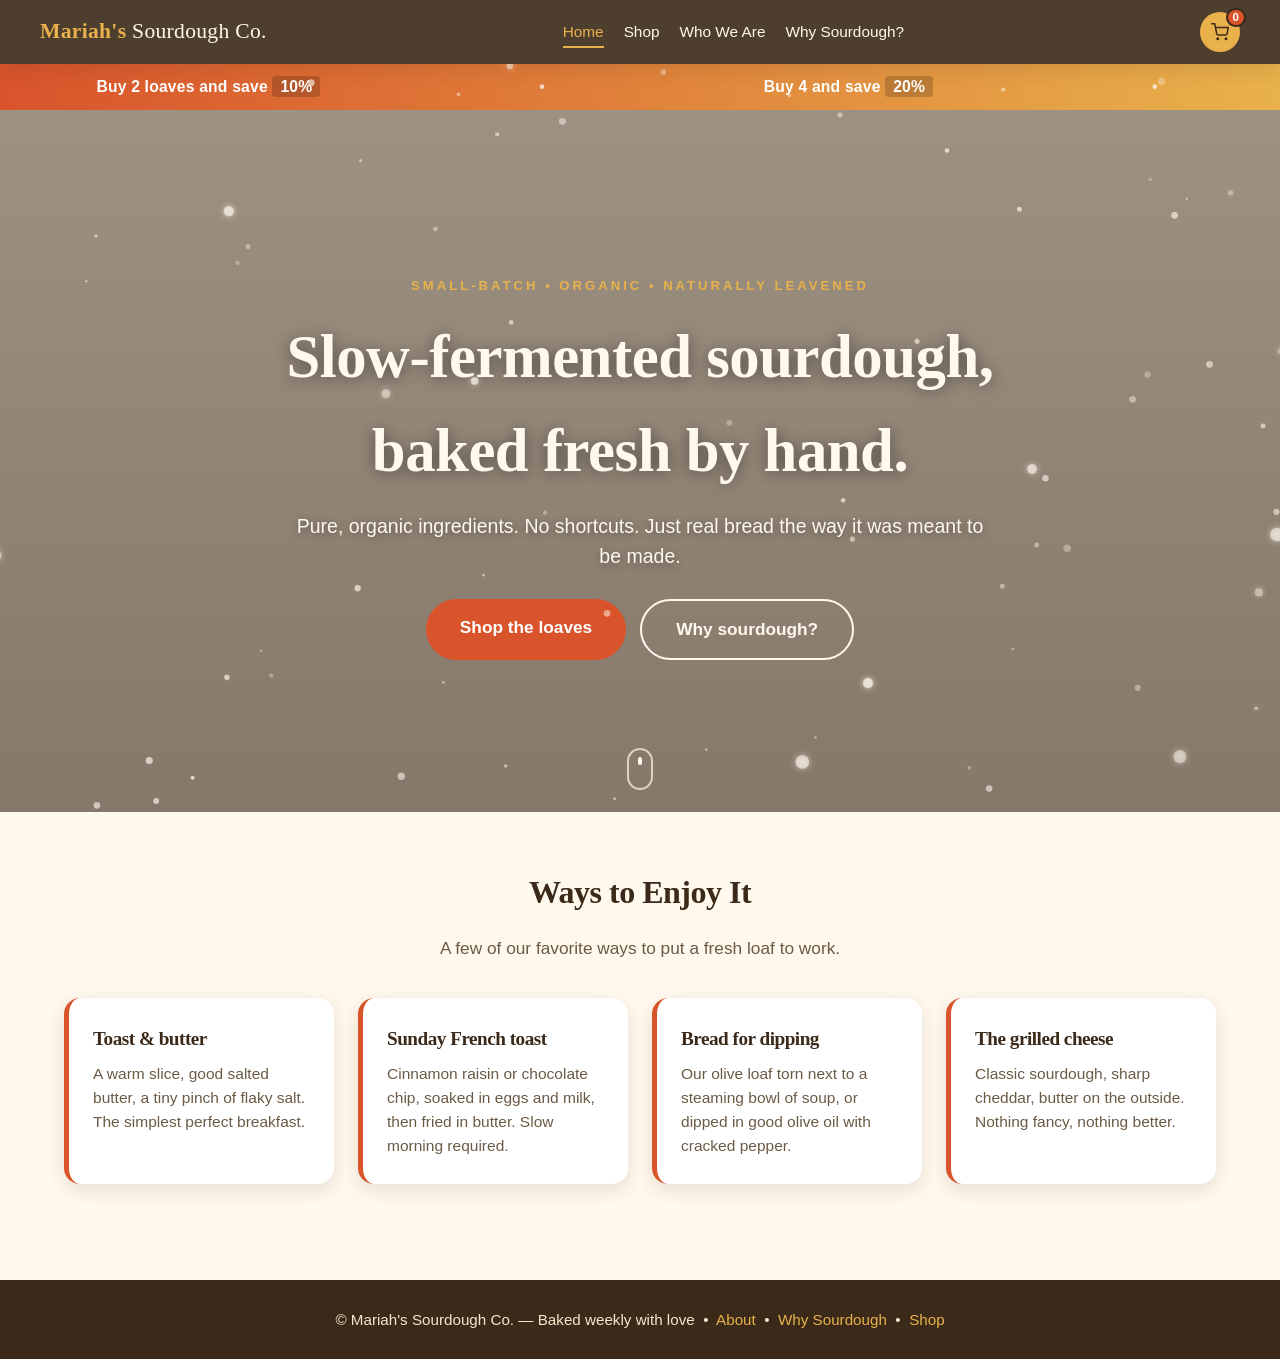
<file: index.html>
<!DOCTYPE html>
<html lang="en">
<head>
  <meta charset="UTF-8">
  <meta name="viewport" content="width=device-width, initial-scale=1.0, viewport-fit=cover">
  <title>Mariah's Sourdough Co. — Real bread, baked with care</title>
  <meta name="description" content="Slow-fermented organic sourdough, baked fresh by hand. Order online — local delivery.">
  <meta name="theme-color" content="#3B2A1A">
  <link rel="manifest" href="manifest.webmanifest">
  <link rel="icon" type="image/png" href="icons/icon-192.png">
  <link rel="apple-touch-icon" href="icons/icon-192.png">
  <meta name="apple-mobile-web-app-capable" content="yes">
  <meta name="apple-mobile-web-app-status-bar-style" content="black-translucent">
  <meta name="apple-mobile-web-app-title" content="Mariah's Sourdough">
  <link rel="preconnect" href="https://cdnjs.cloudflare.com">
  <link rel="stylesheet" href="app.css">
</head>
<body class="mode-showcase">

  <!-- Ambient particle canvas (Showcase mode) -->
  <canvas id="particles" aria-hidden="true"></canvas>

  <header class="site-header">
    <div class="nav-wrap">
      <a href="#/" class="brand" data-link>Mariah's <span>Sourdough Co.</span></a>
      <nav class="site-nav">
        <a href="#/" data-route="home" data-link>Home</a>
        <a href="#/shop" data-route="shop" data-link>Shop</a>
        <a href="#/about" data-route="about" data-link>Who We Are</a>
        <a href="#/why" data-route="why" data-link>Why Sourdough?</a>
      </nav>
      <div class="header-actions">
        <button id="install-btn" class="install-btn" hidden>⬇ Install app</button>
        <a href="#/cart" class="cart-link" data-link aria-label="Cart">
          <svg viewBox="0 0 24 24" width="18" height="18" fill="none" stroke="currentColor" stroke-width="2" stroke-linecap="round" stroke-linejoin="round"><circle cx="9" cy="21" r="1"/><circle cx="20" cy="21" r="1"/><path d="M1 1h4l2.68 13.39a2 2 0 0 0 2 1.61h9.72a2 2 0 0 0 2-1.61L23 6H6"/></svg>
          <span id="cart-badge" class="cart-badge" hidden>0</span>
        </a>
      </div>
    </div>
  </header>

  <div class="deal-banner" aria-label="Current deals">
    <div class="marquee">
      <div class="marquee-group">
        <span>Buy 2 loaves and save <strong>10%</strong></span><span class="dot">•</span>
        <span>Buy 4 and save <strong>20%</strong></span><span class="dot">•</span>
      </div>
      <div class="marquee-group" aria-hidden="true">
        <span>Buy 2 loaves and save <strong>10%</strong></span><span class="dot">•</span>
        <span>Buy 4 and save <strong>20%</strong></span><span class="dot">•</span>
      </div>
    </div>
  </div>

  <main id="app" aria-live="polite"></main>

  <!-- Mobile bottom tab bar -->
  <nav class="tab-bar" aria-label="Primary">
    <a href="#/" data-route="home" data-link><span class="tab-ico">🏠</span>Home</a>
    <a href="#/shop" data-route="shop" data-link><span class="tab-ico">🍞</span>Shop</a>
    <a href="#/why" data-route="why" data-link><span class="tab-ico">🌾</span>Why</a>
    <a href="#/cart" data-route="cart" data-link class="tab-cart"><span class="tab-ico">🛒</span>Cart<span id="tab-cart-badge" class="cart-badge" hidden>0</span></a>
  </nav>

  <!-- iOS "Add to Home Screen" hint -->
  <div id="ios-install" class="ios-install" hidden role="dialog" aria-label="Install this app">
    <button id="ios-install-close" class="ios-install-close" aria-label="Dismiss">✕</button>
    <div class="ios-install-row">
      <div class="ios-install-icon">🍞</div>
      <div class="ios-install-body">
        <strong>Get Mariah's Sourdough on your phone</strong>
        <span>Tap the
          <svg class="share-glyph" viewBox="0 0 24 24" width="14" height="14" fill="none" stroke="currentColor" stroke-width="2" stroke-linecap="round" stroke-linejoin="round" aria-label="Share"><path d="M4 12v7a2 2 0 0 0 2 2h12a2 2 0 0 0 2-2v-7"/><polyline points="16 6 12 2 8 6"/><line x1="12" y1="2" x2="12" y2="15"/></svg>
          Share button below, then <b>"Add to Home Screen"</b></span>
      </div>
    </div>
    <div class="ios-install-arrow" aria-hidden="true">↓</div>
  </div>

  <footer class="site-footer">
    © Mariah's Sourdough Co. — Baked weekly with love &nbsp;•&nbsp;
    <a href="#/about" data-link>About</a> &nbsp;•&nbsp;
    <a href="#/why" data-link>Why Sourdough</a> &nbsp;•&nbsp;
    <a href="#/shop" data-link>Shop</a>
  </footer>

  <!-- ======================= VIEW TEMPLATES ======================= -->

  <template id="view-home">
    <section class="hero" id="hero">
      <div class="hero-inner">
        <p class="hero-kicker reveal">Small-batch • Organic • Naturally leavened</p>
        <h1 class="reveal">Slow-fermented sourdough,<br>baked fresh by hand.</h1>
        <p class="lead reveal">Pure, organic ingredients. No shortcuts. Just real bread the way it was meant to be made.</p>
        <div class="hero-cta reveal">
          <a href="#/shop" class="btn btn-lg" data-link>Shop the loaves</a>
          <a href="#/why" class="btn ghost btn-lg" data-link>Why sourdough?</a>
        </div>
      </div>
      <div class="hero-scroll-hint" aria-hidden="true"><span></span></div>
    </section>

    <section class="container">
      <h2 class="section-title reveal">Ways to Enjoy It</h2>
      <p class="section-sub reveal">A few of our favorite ways to put a fresh loaf to work.</p>
      <div class="pairings-grid">
        <div class="pairing-card reveal"><h3>Toast &amp; butter</h3><p>A warm slice, good salted butter, a tiny pinch of flaky salt. The simplest perfect breakfast.</p></div>
        <div class="pairing-card reveal"><h3>Sunday French toast</h3><p>Cinnamon raisin or chocolate chip, soaked in eggs and milk, then fried in butter. Slow morning required.</p></div>
        <div class="pairing-card reveal"><h3>Bread for dipping</h3><p>Our olive loaf torn next to a steaming bowl of soup, or dipped in good olive oil with cracked pepper.</p></div>
        <div class="pairing-card reveal"><h3>The grilled cheese</h3><p>Classic sourdough, sharp cheddar, butter on the outside. Nothing fancy, nothing better.</p></div>
      </div>
    </section>
  </template>

  <template id="view-shop">
    <section class="container">
      <h1 class="section-title reveal">The Shop</h1>
      <p class="section-sub reveal">All loaves are 100% organic and naturally leavened. $14 each — our Classic is just $12.</p>
      <div class="product-grid" data-product-grid="long"></div>

      <h2 class="section-title mt-64 reveal">Stack Up the Savings</h2>
      <div class="deals-row">
        <div class="deal-card reveal"><span class="pct">10% off</span><h3>2-Loaf Bundle</h3><p>Any 2 loaves — discount applied automatically in your cart.</p></div>
        <div class="deal-card reveal"><span class="pct">20% off</span><h3>4-Loaf Bundle</h3><p>Stock up, gift a neighbor, freeze for later. Maximum savings.</p></div>
      </div>
    </section>
  </template>

  <template id="view-about">
    <section class="container">
      <h1 class="section-title reveal">Meet Mariah</h1>
      <p class="section-sub reveal">A one-woman bakery, a wild starter, and a stubborn belief that bread should be made of bread.</p>
      <div class="story-grid">
        <div class="story-photo reveal"><img src="mariah.jpg" alt="Mariah at home with her puppy"></div>
        <div class="reveal">
          <h2>The story</h2>
          <p>I started baking sourdough a few years ago after I couldn't find a single loaf at the grocery store that didn't list ingredients I didn't recognize. I figured I'd try making my own. One loaf turned into two, then ten, then a wait list of friends and neighbors asking for more.</p>
          <p>Mariah's Sourdough Co. grew out of that — quietly, one bake at a time. Today every loaf is still shaped, scored, and baked by me.</p>
          <h2 class="mt-28">What goes into the bread</h2>
          <p>Three ingredients. That's the whole list:</p>
          <ul>
            <li><strong>Certified-organic flour.</strong></li>
            <li><strong>Filtered water.</strong></li>
            <li><strong>Good-quality natural salt.</strong></li>
          </ul>
          <p>That's it. No commercial yeast, no dough conditioners, no preservatives, no enrichers, no oils, no sugars (unless the recipe specifically calls for it, like the cinnamon raisin). The fermentation does all the work — and it takes its time.</p>
          <div class="tag-row">
            <span class="tag">100% Organic</span><span class="tag">No Preservatives</span><span class="tag">No Commercial Yeast</span><span class="tag">Small-Batch</span><span class="tag">Hand-Shaped</span>
          </div>
        </div>
      </div>
    </section>
    <section class="band">
      <div class="container">
        <h2 class="section-title reveal">Why I do it this way</h2>
        <p class="prose-center reveal">Real bread used to be a staple — something that nourished a family for the week. Somewhere along the way it became fluffy, fast, and full of things our bodies don't recognize. I bake the way bakers have for thousands of years because that's the version of bread your body actually knows how to use. And honestly? It just tastes better.</p>
        <div class="center mt-30 reveal">
          <a class="btn" href="#/shop" data-link>Try a loaf</a>
          <a class="btn secondary" href="#/why" data-link>Read about the benefits</a>
        </div>
      </div>
    </section>
  </template>

  <template id="view-why">
    <section class="container">
      <h1 class="section-title reveal">Why Sourdough Bread?</h1>
      <p class="section-sub reveal">Same grain. Different process. A very different loaf.</p>
      <p class="prose-center mb-40 reveal">Conventional bread is mixed, risen, and baked in a few hours using fast commercial yeast. Sourdough is fermented slowly — sometimes 24 to 48 hours — by a wild culture of natural yeasts and bacteria. That long, slow ferment changes the bread itself, in ways your body notices.</p>
      <div class="benefit-grid">
        <div class="benefit-card reveal"><span class="benefit-icon">🌾</span><h3>Easier to digest</h3><p>The wild bacteria in a sourdough starter pre-digest much of the gluten and starch during fermentation. Many people who feel uncomfortable after regular bread find sourdough far easier on their stomach.</p></div>
        <div class="benefit-card reveal"><span class="benefit-icon">💪</span><h3>More nutrients absorbed</h3><p>Whole grains contain phytic acid, which can block your body from absorbing minerals like iron, zinc, and magnesium. Sourdough fermentation breaks phytic acid down — meaning more of those nutrients actually reach you.</p></div>
        <div class="benefit-card reveal"><span class="benefit-icon">📉</span><h3>Lower glycemic impact</h3><p>Sourdough produces a slower, gentler rise in blood sugar than commercial bread. Steadier energy, fewer crashes, and a friendlier loaf for anyone watching glucose levels.</p></div>
        <div class="benefit-card reveal"><span class="benefit-icon">🦠</span><h3>Good for gut health</h3><p>The lactic acid bacteria in fermentation produce prebiotic compounds that feed the beneficial microbes already living in your gut — supporting a healthier microbiome with every slice.</p></div>
        <div class="benefit-card reveal"><span class="benefit-icon">🧪</span><h3>No mystery ingredients</h3><p>True sourdough needs only flour, water, and salt. No dough conditioners, no preservatives, no added sugars, no emulsifiers — just bread, the way it's been made for thousands of years.</p></div>
        <div class="benefit-card reveal"><span class="benefit-icon">⏳</span><h3>Stays fresh, naturally</h3><p>The natural acidity of sourdough acts as a built-in preservative. Loaves stay fresh longer without a single additive — because fermentation is doing the work that chemicals do in supermarket bread.</p></div>
        <div class="benefit-card reveal"><span class="benefit-icon">🍞</span><h3>Naturally lower in gluten</h3><p>While sourdough is not gluten-free, the long fermentation breaks down a significant portion of the gluten proteins, often making it tolerable for people sensitive to (but not allergic to) wheat.</p></div>
        <div class="benefit-card reveal"><span class="benefit-icon">😋</span><h3>It just tastes better</h3><p>That tangy depth, the chewy crumb, the crackling crust — none of it is engineered. It's the byproduct of slow fermentation. Real flavor is what happens when bread is given time.</p></div>
      </div>
      <div class="center mt-50 reveal"><a class="btn" href="#/shop" data-link>Try a loaf for yourself</a></div>
    </section>
    <section class="band">
      <div class="container pv-40">
        <p class="disclaimer">These descriptions reflect general nutritional research about sourdough fermentation. They are not medical advice — if you have a wheat allergy, celiac disease, or specific dietary needs, please consult your doctor.</p>
      </div>
    </section>
  </template>

  <template id="view-cart">
    <section class="container">
      <h1 class="section-title reveal">Your Cart</h1>
      <div id="cart-container"></div>
    </section>
  </template>

  <template id="view-checkout">
    <section class="container" id="checkout-main">
      <h1 class="section-title reveal">Checkout</h1>
      <p class="section-sub reveal">Just your name, then pay with Venmo. We'll deliver locally — no shipping needed.</p>
      <div class="checkout-grid">
        <form id="venmo-order-form" class="checkout-form reveal" novalidate action="https://formspree.io/f/xbdenaoj" method="POST">
          <h2>Your info</h2>
          <div class="co-row">
            <label>Full name
              <input type="text" name="full_name" required placeholder="Jane Baker">
            </label>
          </div>
          <h2>Pay with Venmo</h2>
          <div class="venmo-box">
            <div class="venmo-row">
              <div>
                <div class="venmo-label">Send this much</div>
                <div class="venmo-value venmo-amount-value" id="amount-display">$0.00</div>
              </div>
            </div>
            <div class="venmo-row">
              <div>
                <div class="venmo-label">To this Venmo handle</div>
                <div class="venmo-value" id="pay-handle">@mariahmetoyer</div>
              </div>
              <button type="button" class="copy-btn" data-copy="pay-handle">Copy</button>
            </div>
            <a class="open-venmo-btn" href="https://venmo.com/mariahmetoyer" target="_blank" rel="noopener">Open Venmo →</a>
            <div class="venmo-instructions">
              <strong>How it works:</strong>
              <ol>
                <li>Tap <strong>Open Venmo</strong> above (it'll take you straight to Mariah's profile)</li>
                <li>Send the amount shown</li>
                <li>Come back here and tap "I've sent it" below</li>
                <li>Mariah will text you to confirm</li>
              </ol>
            </div>
          </div>
          <input type="hidden" name="order_items" id="hidden-order-items">
          <input type="hidden" name="order_subtotal" id="hidden-subtotal">
          <input type="hidden" name="order_discount" id="hidden-discount">
          <input type="hidden" name="order_total" id="hidden-total">
          <input type="hidden" name="loaf_count" id="hidden-count">
          <input type="hidden" name="_subject" value="New sourdough order">
          <div class="submit-error" id="submit-error">Something went wrong submitting your order. Please try again, or text Mariah directly.</div>
          <button type="submit" id="submit-btn" class="btn w-100 mt-14">I've sent payment — submit order</button>
          <p class="co-legal">Your order isn't confirmed until Mariah has verified the payment. She'll text you within a few hours.</p>
        </form>
        <aside class="checkout-summary reveal" id="order-summary">
          <h2>Order Summary</h2>
          <div class="co-lines" id="summary-lines"></div>
          <div class="co-totals" id="summary-totals"></div>
        </aside>
      </div>
    </section>
  </template>

  <script src="app.js" defer></script>
</body>
</html>
</file>
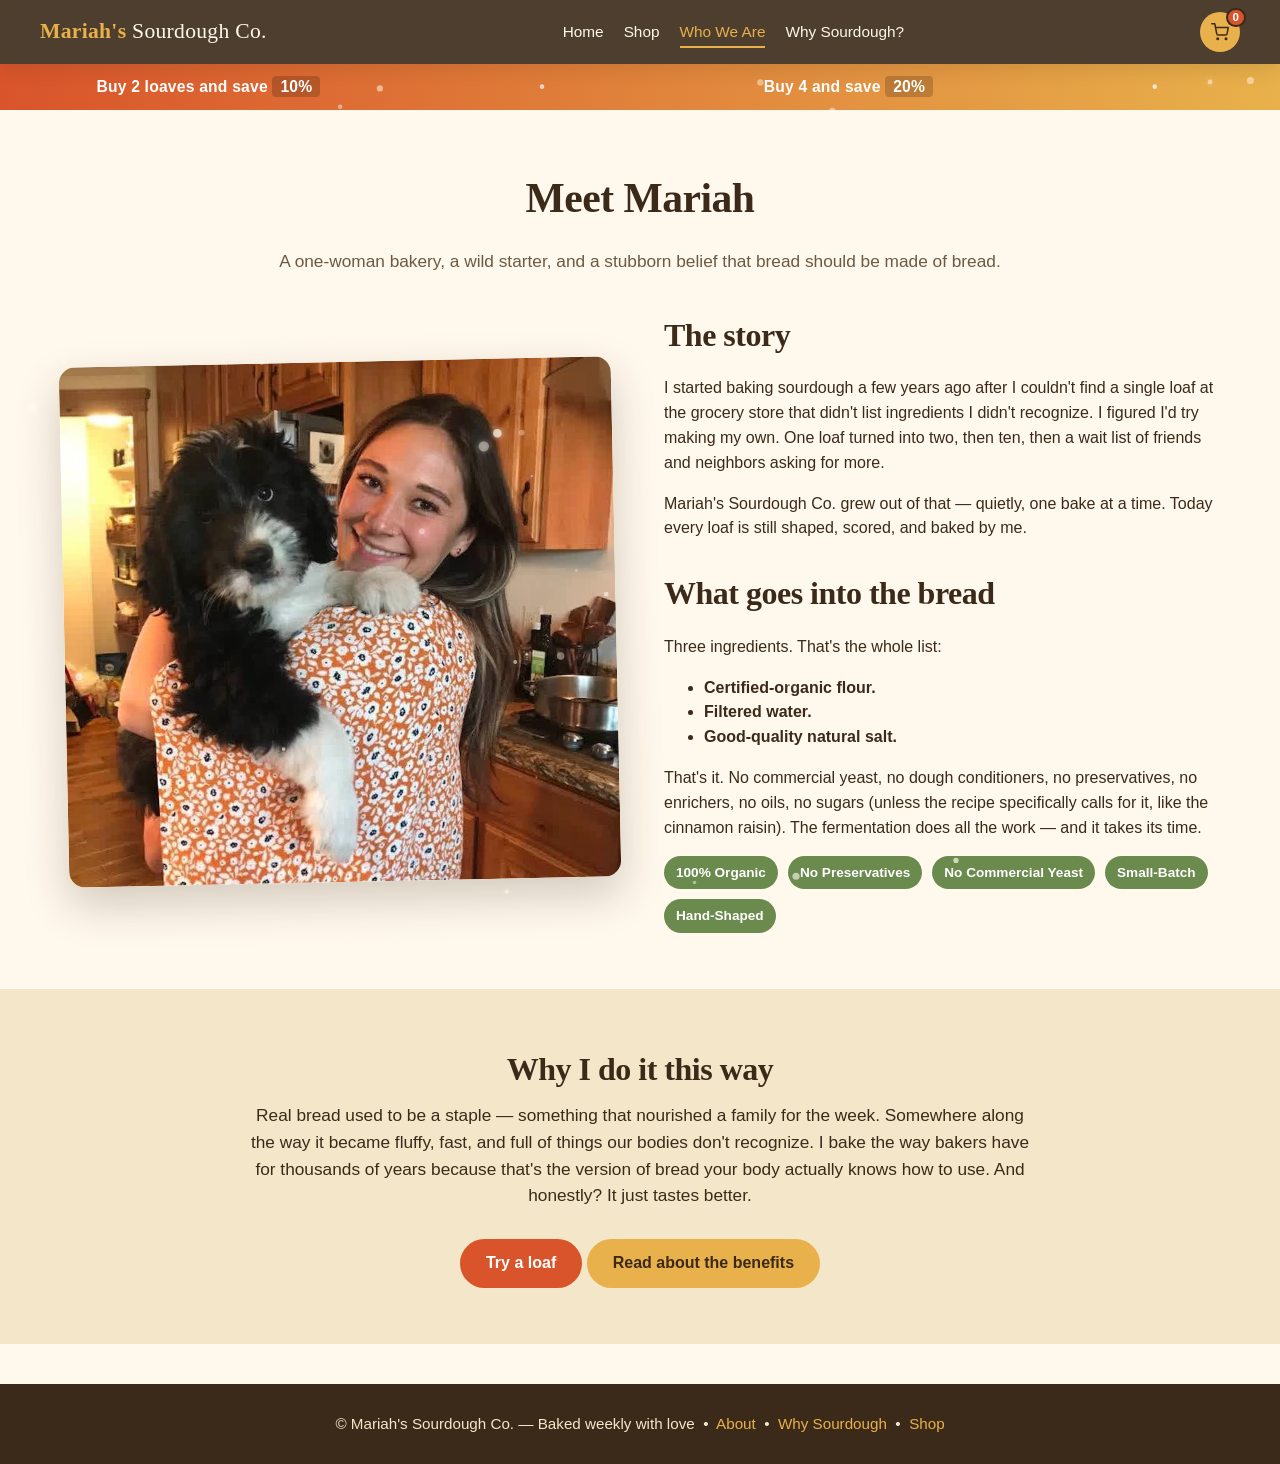
<file: about.html>
<!DOCTYPE html>
<html lang="en">
<head>
  <meta charset="UTF-8">
  <meta http-equiv="refresh" content="0; url=index.html#/about">
  <script>location.replace('index.html#/about');</script>
  <title>Mariah's Sourdough Co.</title>
</head>
<body><p>Redirecting… <a href="index.html#/about">Continue to Mariah's Sourdough Co.</a></p></body>
</html>
</file>
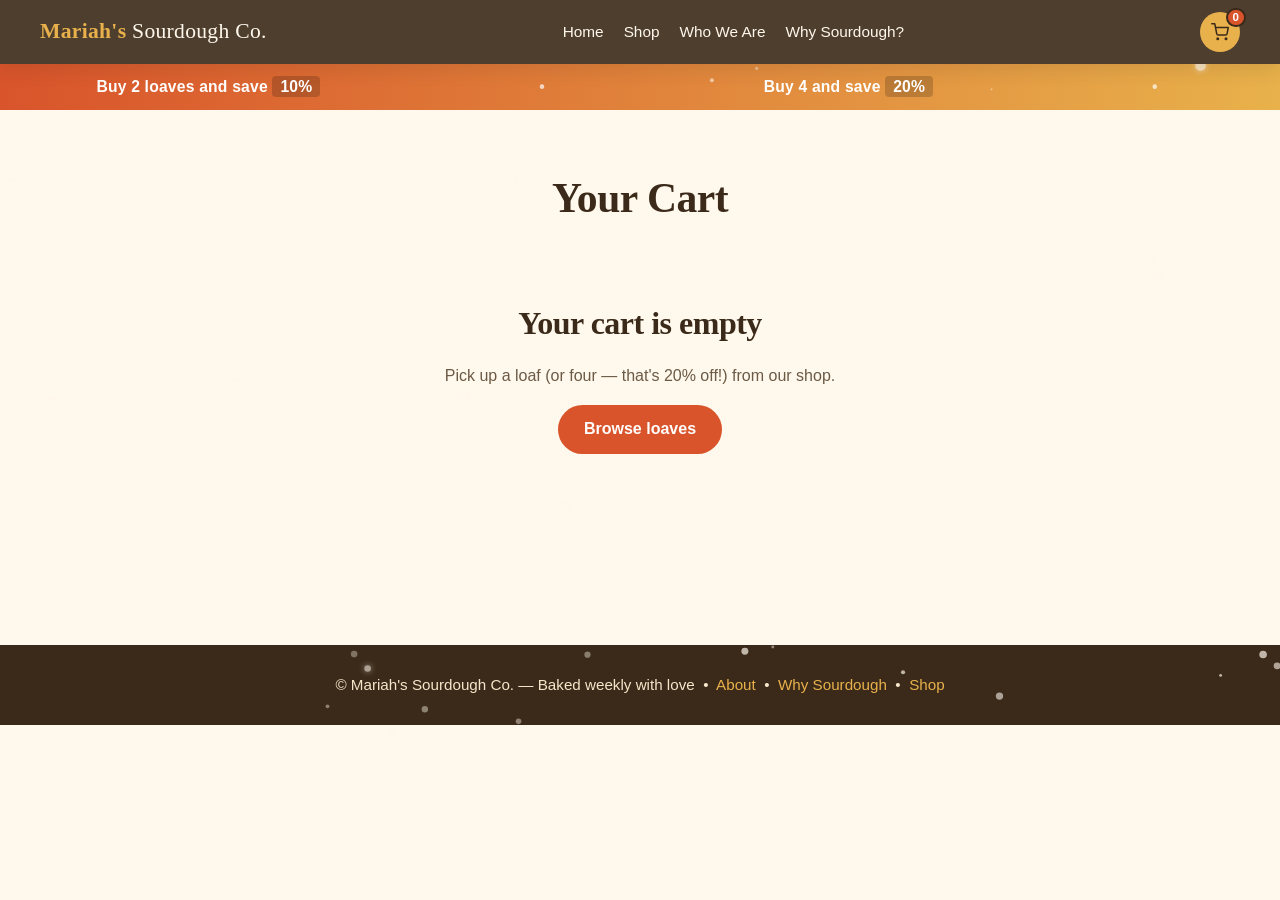
<file: cart.html>
<!DOCTYPE html>
<html lang="en">
<head>
  <meta charset="UTF-8">
  <meta http-equiv="refresh" content="0; url=index.html#/cart">
  <script>location.replace('index.html#/cart');</script>
  <title>Mariah's Sourdough Co.</title>
</head>
<body><p>Redirecting… <a href="index.html#/cart">Continue to Mariah's Sourdough Co.</a></p></body>
</html>
</file>
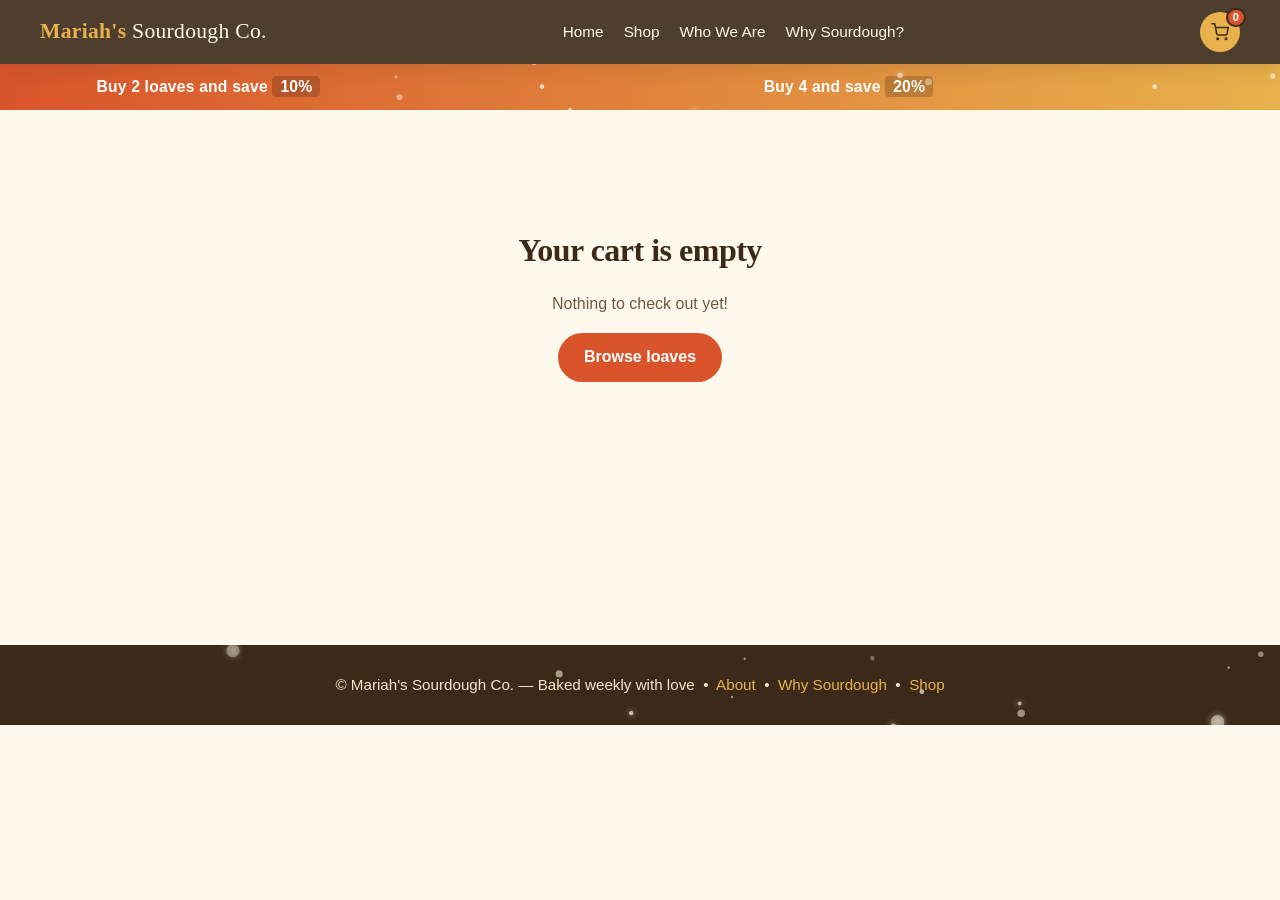
<file: checkout-card-future.html>
<!DOCTYPE html>
<html lang="en">
<head>
  <meta charset="UTF-8">
  <meta http-equiv="refresh" content="0; url=index.html#/checkout">
  <script>location.replace('index.html#/checkout');</script>
  <title>Mariah's Sourdough Co.</title>
</head>
<body><p>Redirecting… <a href="index.html#/checkout">Continue to Mariah's Sourdough Co.</a></p></body>
</html>
</file>
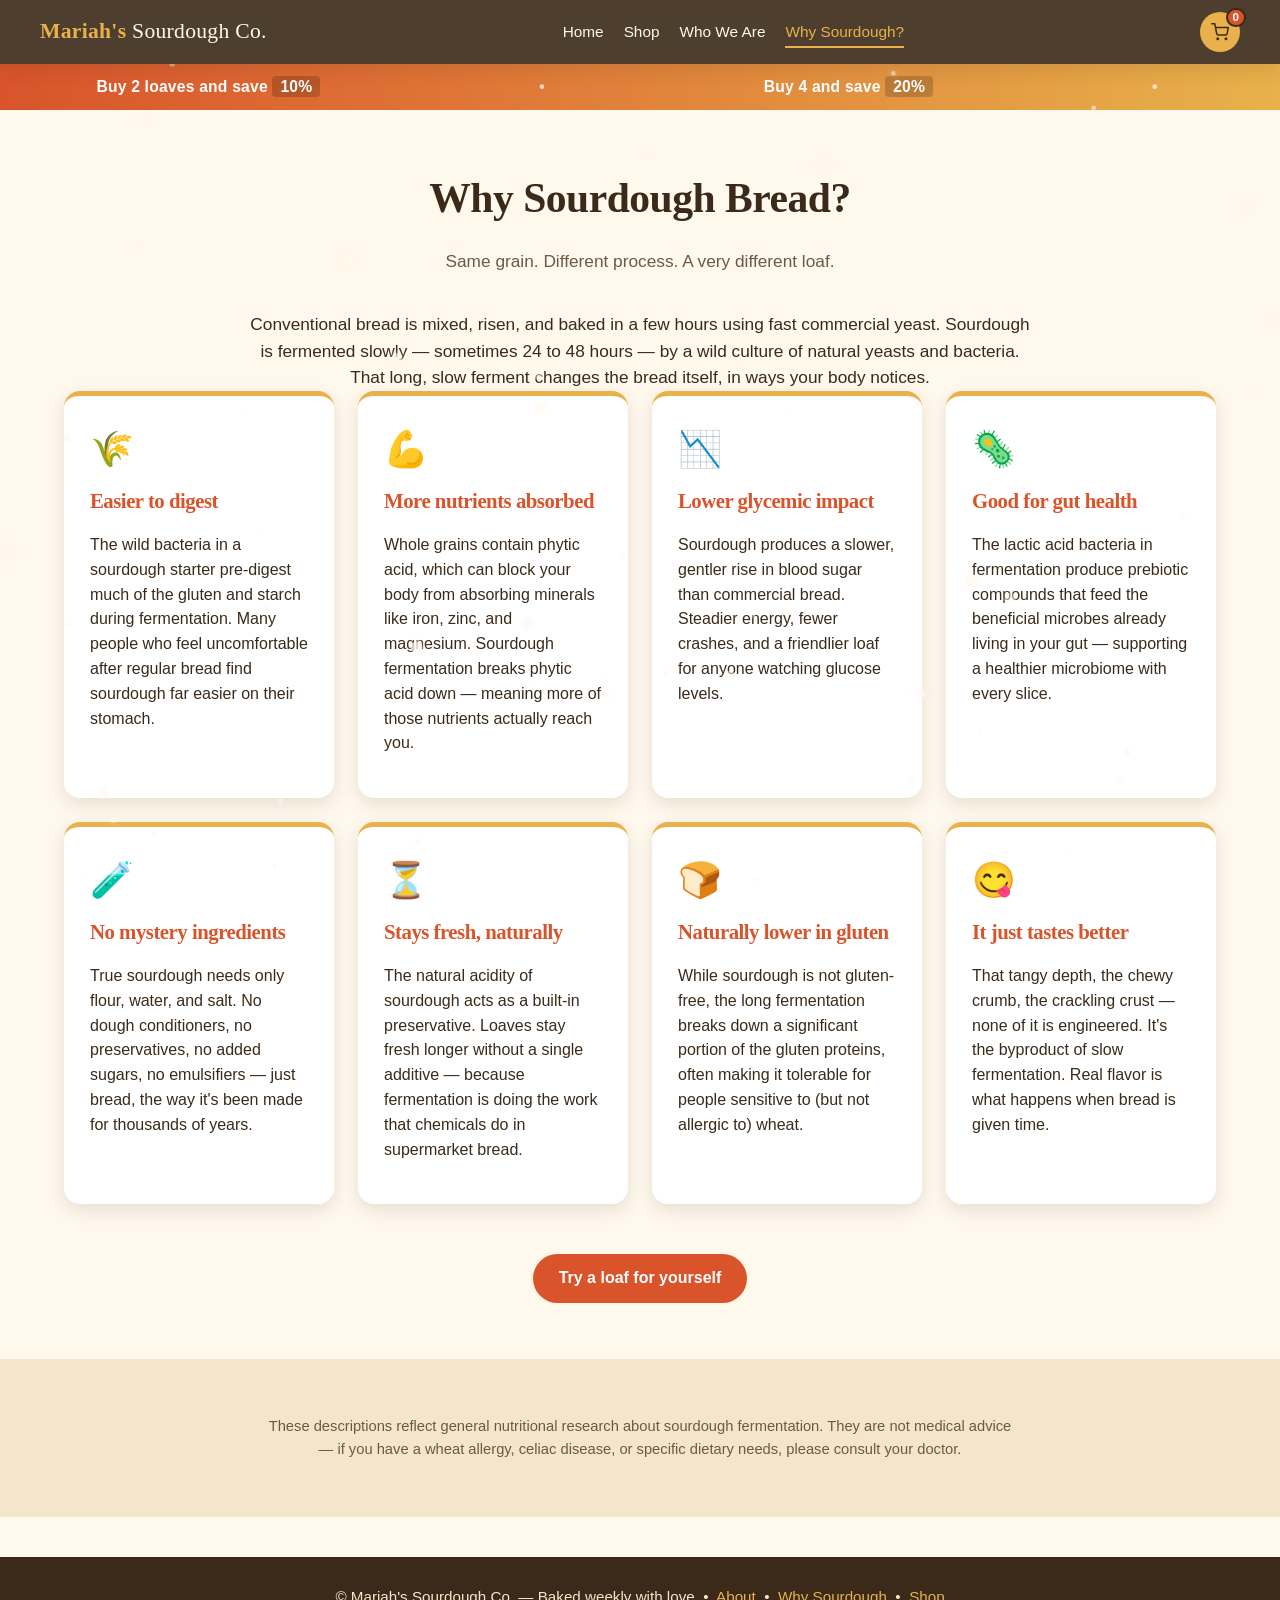
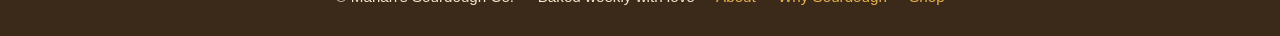
<file: why-sourdough.html>
<!DOCTYPE html>
<html lang="en">
<head>
  <meta charset="UTF-8">
  <meta http-equiv="refresh" content="0; url=index.html#/why">
  <script>location.replace('index.html#/why');</script>
  <title>Mariah's Sourdough Co.</title>
</head>
<body><p>Redirecting… <a href="index.html#/why">Continue to Mariah's Sourdough Co.</a></p></body>
</html>
</file>
<file: app.css>
/* =========================================================
   Mariah's Sourdough Co. — App styles
   Two visual modes:
     body.mode-showcase  → full 3D / motion experience
     body.mode-sleek     → subtle, fast, polished
   ========================================================= */

:root {
  --cream:        #FFF8EC;
  --crust:        #E8B14B;
  --crust-dark:   #C9892B;
  --terracotta:   #D9542B;
  --cocoa:        #3B2A1A;
  --cocoa-90:     rgba(59, 42, 26, 0.9);
  --sage:         #6B8A4E;
  --soft:         #F4E6C9;
  --shadow:       0 6px 18px rgba(59, 42, 26, 0.12);
  --shadow-lg:    0 18px 44px rgba(59, 42, 26, 0.22);
  --radius:       16px;
  --header-h:     64px;
  --ease-spring:  cubic-bezier(0.34, 1.56, 0.64, 1);
}

* { box-sizing: border-box; }

html { scroll-behavior: smooth; overflow-x: hidden; }

html, body {
  margin: 0;
  padding: 0;
  font-family: 'Helvetica Neue', Helvetica, Arial, sans-serif;
  color: var(--cocoa);
  background: var(--cream);
  line-height: 1.55;
}

body { overflow-x: hidden; }

h1, h2, h3 {
  font-family: Georgia, 'Times New Roman', serif;
  color: var(--cocoa);
  letter-spacing: -0.5px;
  margin: 0 0 0.5em;
}
h1 { font-size: 2.6rem; }
h2 { font-size: 2rem; }
h3 { font-size: 1.3rem; }

a { color: var(--terracotta); text-decoration: none; }
a:hover { text-decoration: underline; }
img { max-width: 100%; display: block; }

/* Utility */
.center { text-align: center; }
.mt-14 { margin-top: 14px; }
.mt-28 { margin-top: 28px; }
.mt-30 { margin-top: 30px; }
.mt-36 { margin-top: 36px; }
.mt-50 { margin-top: 50px; }
.mt-64 { margin-top: 64px; }
.mb-40 { margin-bottom: 40px; }
.w-100 { width: 100%; }
.pv-40 { padding-top: 40px; padding-bottom: 40px; }

.prose-center {
  max-width: 780px;
  margin: 0 auto;
  text-align: center;
  font-size: 1.08rem;
}
.disclaimer {
  text-align: center;
  font-size: 0.92rem;
  color: #6b5a45;
  max-width: 760px;
  margin: 0 auto;
}

/* =========================================================
   Ambient flour-particle canvas (Showcase only)
   ========================================================= */
#particles {
  position: fixed;
  inset: 0;
  z-index: 5; /* floats above page content, below header/menus */
  pointer-events: none;
  opacity: 0;
  transition: opacity 1s ease;
}
.mode-showcase #particles { opacity: 0.9; }
.mode-sleek #particles { display: none; }

main, .site-header, .deal-banner, .site-footer, .tab-bar { position: relative; z-index: 1; }

/* =========================================================
   Header
   ========================================================= */
.site-header {
  background: var(--cocoa);
  color: var(--cream);
  padding: env(safe-area-inset-top) 22px 0;
  position: sticky;
  top: 0;
  z-index: 50;
  box-shadow: var(--shadow);
}
.mode-showcase .site-header {
  background: var(--cocoa-90);
  backdrop-filter: blur(12px);
  -webkit-backdrop-filter: blur(12px);
}

.nav-wrap {
  max-width: 1200px;
  margin: 0 auto;
  min-height: var(--header-h);
  display: flex;
  justify-content: space-between;
  align-items: center;
  gap: 16px;
  flex-wrap: wrap;
  padding: 8px 0;
}

.brand {
  font-family: Georgia, serif;
  font-size: 1.35rem;
  color: var(--crust);
  font-weight: bold;
  letter-spacing: 0.3px;
  white-space: nowrap;
}
.brand:hover { text-decoration: none; opacity: 0.85; }
.brand span { color: var(--cream); font-weight: normal; }

.site-nav { display: flex; gap: 20px; align-items: center; flex-wrap: wrap; }
.site-nav a {
  color: var(--cream);
  font-weight: 500;
  font-size: 0.96rem;
  position: relative;
  padding: 4px 0;
}
.site-nav a:hover { color: var(--crust); text-decoration: none; }
.site-nav a::after {
  content: '';
  position: absolute;
  left: 0; right: 100%; bottom: 0;
  height: 2px;
  background: var(--crust);
  transition: right 0.25s ease;
}
.site-nav a:hover::after, .site-nav a.active::after { right: 0; }
.site-nav a.active { color: var(--crust); }

.header-actions { display: flex; align-items: center; gap: 10px; }

/* Mode toggle pill */
.mode-toggle {
  display: inline-flex;
  align-items: center;
  gap: 7px;
  background: rgba(255, 248, 236, 0.12);
  border: 1px solid rgba(255, 248, 236, 0.35);
  color: var(--cream);
  font-size: 0.8rem;
  font-weight: 600;
  padding: 6px 12px;
  border-radius: 999px;
  cursor: pointer;
  transition: background 0.2s ease, border-color 0.2s ease;
}
.mode-toggle:hover { background: rgba(255, 248, 236, 0.22); }
.mode-dot {
  width: 9px; height: 9px;
  border-radius: 50%;
  background: var(--crust);
  box-shadow: 0 0 8px var(--crust);
  transition: background 0.3s ease, box-shadow 0.3s ease;
}
.mode-sleek .mode-dot { background: var(--sage); box-shadow: none; }

.install-btn {
  background: var(--sage);
  color: #fff;
  border: none;
  font-size: 0.8rem;
  font-weight: 700;
  padding: 7px 13px;
  border-radius: 999px;
  cursor: pointer;
}
.install-btn:hover { filter: brightness(1.08); }

/* Cart icon + badge */
.cart-link {
  position: relative;
  display: inline-flex;
  align-items: center;
  justify-content: center;
  width: 40px; height: 40px;
  background: var(--crust);
  color: var(--cocoa) !important;
  border-radius: 50%;
  transition: transform 0.2s var(--ease-spring), background 0.15s ease;
}
.cart-link:hover { background: #f1c469; text-decoration: none; transform: scale(1.08); }
.cart-link.bump { animation: cart-bump 0.45s var(--ease-spring); }
@keyframes cart-bump {
  0% { transform: scale(1); }
  35% { transform: scale(1.35) rotate(-6deg); }
  100% { transform: scale(1); }
}

.cart-badge {
  position: absolute;
  top: -4px; right: -6px;
  min-width: 19px; height: 19px;
  background: var(--terracotta);
  color: #fff;
  font-size: 0.72rem;
  font-weight: 700;
  border-radius: 999px;
  display: flex;
  align-items: center;
  justify-content: center;
  padding: 0 5px;
  border: 2px solid var(--cocoa);
}

/* =========================================================
   Deal banner — continuously scrolling marquee
   ========================================================= */
.deal-banner {
  background: linear-gradient(90deg, var(--terracotta), var(--crust));
  color: #fff;
  font-weight: 600;
  font-size: 0.98rem;
  letter-spacing: 0.2px;
  overflow: hidden;
  padding: 11px 0;
}
.deal-banner strong { background: rgba(0,0,0,0.18); padding: 2px 8px; border-radius: 4px; }
.marquee { display: flex; width: 100%; overflow: hidden; }
.marquee-group {
  display: flex;
  align-items: center;
  gap: 26px;
  padding-right: 26px;
  flex-shrink: 0;
  min-width: 100%;
  justify-content: space-around;
  white-space: nowrap;
  animation: marquee 18s linear infinite;
}
.marquee-group .dot { opacity: 0.7; }
@keyframes marquee {
  to { transform: translateX(-100%); }
}
.deal-banner:hover .marquee-group { animation-play-state: paused; }
@media (prefers-reduced-motion: reduce) {
  .marquee-group { animation: none; }
  .marquee-group[aria-hidden="true"] { display: none; }
}

/* =========================================================
   Hero
   ========================================================= */
.hero {
  position: relative;
  min-height: 78vh;
  display: flex;
  align-items: center;
  justify-content: center;
  text-align: center;
  color: var(--cream);
  padding: 60px 24px;
  overflow: hidden;
  background:
    linear-gradient(180deg, rgba(59,42,26,0.5), rgba(59,42,26,0.62)),
    url('https://images.unsplash.com/photo-1509440159596-0249088772ff?auto=format&fit=crop&w=1800&q=80') center/cover no-repeat;
}
.mode-sleek .hero { min-height: 64vh; }

/* 3D canvas sits behind hero text (Showcase only) */
.hero-3d {
  position: absolute;
  inset: 0;
  z-index: 0;
  pointer-events: none;
}
.mode-sleek .hero-3d { display: none; }

.hero-inner { position: relative; z-index: 2; max-width: 920px; }

.hero-kicker {
  text-transform: uppercase;
  letter-spacing: 3px;
  font-size: 0.82rem;
  font-weight: 700;
  color: var(--crust);
  margin-bottom: 14px;
}

.hero h1 {
  color: var(--cream);
  font-size: clamp(2.2rem, 5.5vw, 3.8rem);
  text-shadow: 0 2px 16px rgba(0,0,0,0.45);
  margin-bottom: 12px;
}

.hero p.lead {
  font-size: 1.22rem;
  max-width: 700px;
  margin: 0 auto 28px;
  text-shadow: 0 2px 10px rgba(0,0,0,0.4);
}

.hero-cta { display: flex; gap: 14px; justify-content: center; flex-wrap: wrap; }

.hero-scroll-hint {
  position: absolute;
  bottom: 22px; left: 50%;
  transform: translateX(-50%);
  z-index: 2;
  width: 26px; height: 42px;
  border: 2px solid rgba(255,248,236,0.7);
  border-radius: 14px;
}
.hero-scroll-hint span {
  position: absolute;
  top: 7px; left: 50%;
  width: 4px; height: 8px;
  margin-left: -2px;
  background: var(--cream);
  border-radius: 2px;
  animation: scroll-hint 1.8s ease-in-out infinite;
}
@keyframes scroll-hint {
  0% { transform: translateY(0); opacity: 1; }
  70% { transform: translateY(14px); opacity: 0; }
  100% { transform: translateY(0); opacity: 0; }
}
.mode-sleek .hero-scroll-hint { display: none; }

/* =========================================================
   Buttons
   ========================================================= */
.btn {
  display: inline-block;
  background: var(--terracotta);
  color: #fff;
  border: none;
  padding: 12px 26px;
  font-size: 1rem;
  font-weight: bold;
  border-radius: 999px;
  cursor: pointer;
  transition: transform 0.15s var(--ease-spring), background 0.15s ease, box-shadow 0.2s ease;
  text-decoration: none;
}
.btn:hover {
  background: #b94320;
  transform: translateY(-2px);
  box-shadow: 0 8px 20px rgba(217, 84, 43, 0.35);
  text-decoration: none;
}
.btn:active { transform: translateY(0) scale(0.98); }
.btn-lg { padding: 15px 34px; font-size: 1.08rem; }
.btn.secondary { background: var(--crust); color: var(--cocoa); }
.btn.secondary:hover { background: #f1c469; box-shadow: 0 8px 20px rgba(232, 177, 75, 0.4); }
.btn.ghost { background: transparent; color: var(--cream); border: 2px solid var(--cream); }
.btn.ghost:hover { background: var(--cream); color: var(--cocoa); box-shadow: none; }

/* =========================================================
   Layout
   ========================================================= */
.container { max-width: 1200px; margin: 0 auto; padding: 56px 24px; }
.band { background: var(--soft); }
.section-title { text-align: center; margin-bottom: 8px; }
.section-sub { text-align: center; color: #6b5a45; margin-bottom: 36px; font-size: 1.08rem; }

/* =========================================================
   View transitions
   ========================================================= */
#app { min-height: 55vh; }
#app.view-enter { animation: view-in 0.45s ease both; }
.mode-sleek #app.view-enter { animation-duration: 0.25s; }
@keyframes view-in {
  from { opacity: 0; transform: translateY(18px); }
  to { opacity: 1; transform: none; }
}

/* Scroll reveals */
.reveal { opacity: 0; transform: translateY(26px); transition: opacity 0.7s ease, transform 0.7s ease; }
.reveal.visible { opacity: 1; transform: none; }
.mode-sleek .reveal { transform: translateY(10px); transition-duration: 0.4s; }

/* =========================================================
   Product cards
   ========================================================= */
.product-grid {
  display: grid;
  grid-template-columns: repeat(auto-fit, minmax(255px, 1fr));
  gap: 28px;
  perspective: 1200px;
}

/* Desktop: 3 cards on top, 2 centered below */
@media (min-width: 1000px) {
  .product-grid { grid-template-columns: repeat(6, 1fr); }
  .product-grid .product-card { grid-column: span 2; }
  .product-grid .product-card:nth-child(4) { grid-column: 2 / span 2; }
}

.product-card {
  background: #fff;
  border-radius: var(--radius);
  overflow: hidden;
  box-shadow: var(--shadow);
  display: flex;
  flex-direction: column;
  transition: transform 0.25s ease, box-shadow 0.25s ease;
  transform-style: preserve-3d;
  will-change: transform;
}
.product-card:hover { box-shadow: var(--shadow-lg); }
.mode-sleek .product-card:hover { transform: translateY(-4px); }

.product-img-wrap { overflow: hidden; position: relative; }
.product-img {
  width: 100%;
  height: 220px;
  object-fit: cover;
  transition: transform 0.5s ease;
}
.product-card:hover .product-img { transform: scale(1.06); }

.product-badge {
  position: absolute;
  top: 12px; left: 12px;
  background: var(--cocoa-90);
  color: var(--crust);
  font-size: 0.72rem;
  font-weight: 700;
  letter-spacing: 1px;
  text-transform: uppercase;
  padding: 5px 11px;
  border-radius: 999px;
  backdrop-filter: blur(4px);
}

.product-body { padding: 18px 20px 22px; display: flex; flex-direction: column; flex-grow: 1; }
.product-name { margin: 0 0 6px; }
.product-desc { color: #6b5a45; font-size: 0.95rem; flex-grow: 1; margin-bottom: 14px; }
.product-price {
  font-family: Georgia, serif;
  color: var(--terracotta);
  font-size: 1.4rem;
  font-weight: bold;
  margin-bottom: 14px;
}

.add-btn {
  width: 100%;
  background: var(--cocoa);
  color: var(--crust);
  border: none;
  padding: 12px;
  font-weight: bold;
  font-size: 1rem;
  border-radius: 10px;
  cursor: pointer;
  transition: background 0.15s ease, transform 0.15s var(--ease-spring);
  position: relative;
  overflow: hidden;
}
.add-btn:hover { background: #56402a; transform: translateY(-1px); }
.add-btn:active { transform: scale(0.97); }
.add-btn.added { background: var(--sage); color: #fff; }

/* Fly-to-cart ghost */
.fly-img {
  position: fixed;
  z-index: 200;
  width: 64px; height: 64px;
  border-radius: 50%;
  object-fit: cover;
  pointer-events: none;
  box-shadow: var(--shadow-lg);
  transition: transform 0.7s cubic-bezier(0.5, -0.1, 0.7, 0.4), opacity 0.7s ease;
}

/* =========================================================
   Deals & pairing cards
   ========================================================= */
.deals-row {
  display: grid;
  grid-template-columns: repeat(auto-fit, minmax(260px, 1fr));
  gap: 24px;
  margin-top: 24px;
}
.deal-card {
  background: var(--cream);
  border: 2px dashed var(--crust-dark);
  border-radius: var(--radius);
  padding: 26px;
  text-align: center;
  transition: transform 0.25s var(--ease-spring), box-shadow 0.25s ease;
}
.deal-card:hover { transform: translateY(-4px) rotate(-0.5deg); box-shadow: var(--shadow); }
.deal-card .pct {
  font-size: 2.6rem;
  color: var(--terracotta);
  font-family: Georgia, serif;
  font-weight: bold;
  display: block;
  margin-bottom: 4px;
}
.deal-card h3 { margin-bottom: 6px; }

.pairings-grid { display: grid; grid-template-columns: repeat(auto-fit, minmax(240px, 1fr)); gap: 24px; }
.pairing-card {
  background: #fff;
  border-radius: var(--radius);
  padding: 26px 24px;
  box-shadow: var(--shadow);
  border-left: 5px solid var(--terracotta);
  transition: transform 0.2s ease, box-shadow 0.2s ease;
}
.pairing-card:hover { transform: translateY(-3px); box-shadow: var(--shadow-lg); }
.pairing-card h3 { margin-bottom: 8px; font-size: 1.2rem; }
.pairing-card p { color: #6b5a45; margin: 0; font-size: 0.97rem; }

/* =========================================================
   About page
   ========================================================= */
.story-grid { display: grid; grid-template-columns: 1fr 1fr; gap: 48px; align-items: center; }
@media (max-width: 800px) { .story-grid { grid-template-columns: 1fr; } }
.story-photo img {
  border-radius: var(--radius);
  box-shadow: var(--shadow-lg);
  width: 100%;
  max-height: 520px;
  object-fit: cover;
}
.mode-showcase .story-photo { transform: rotate(-1.2deg); transition: transform 0.35s var(--ease-spring); }
.mode-showcase .story-photo:hover { transform: rotate(0deg) scale(1.015); }

.tag-row { display: flex; gap: 10px; flex-wrap: wrap; margin-top: 12px; }
.tag {
  background: var(--sage);
  color: #fff;
  font-size: 0.85rem;
  padding: 6px 12px;
  border-radius: 999px;
  font-weight: 600;
}

/* =========================================================
   Why sourdough
   ========================================================= */
.benefit-grid { display: grid; grid-template-columns: repeat(auto-fit, minmax(240px, 1fr)); gap: 24px; }
.benefit-card {
  background: #fff;
  border-radius: var(--radius);
  padding: 26px;
  box-shadow: var(--shadow);
  border-top: 5px solid var(--crust);
  transition: transform 0.2s ease, box-shadow 0.2s ease;
}
.benefit-card:hover { transform: translateY(-4px); box-shadow: var(--shadow-lg); }
.benefit-card h3 { color: var(--terracotta); }
.benefit-icon { font-size: 2.2rem; margin-bottom: 8px; display: block; }
.mode-showcase .benefit-card:hover .benefit-icon { animation: icon-pop 0.5s var(--ease-spring); }
@keyframes icon-pop {
  0% { transform: scale(1); }
  50% { transform: scale(1.3) rotate(6deg); }
  100% { transform: scale(1); }
}

/* =========================================================
   Cart
   ========================================================= */
.cart-table {
  width: 100%;
  border-collapse: collapse;
  background: #fff;
  border-radius: var(--radius);
  overflow: hidden;
  box-shadow: var(--shadow);
}
.cart-table th, .cart-table td { padding: 16px; text-align: left; border-bottom: 1px solid #f0e6d2; }
.cart-table th { background: var(--soft); font-family: Georgia, serif; }
.cart-thumb { width: 70px; height: 70px; object-fit: cover; border-radius: 10px; }

.qty-ctrl { display: inline-flex; align-items: center; gap: 8px; }
.qty-ctrl button {
  width: 32px; height: 32px; border-radius: 50%;
  background: var(--crust); color: var(--cocoa);
  border: none; font-weight: bold; cursor: pointer; font-size: 1.1rem;
  transition: transform 0.15s var(--ease-spring), background 0.15s ease;
}
.qty-ctrl button:hover { background: #f1c469; transform: scale(1.12); }
.remove-btn { background: none; border: none; color: var(--terracotta); cursor: pointer; font-size: 0.9rem; padding: 0; }
.remove-btn:hover { text-decoration: underline; }

.cart-summary {
  margin-top: 28px;
  background: #fff;
  border-radius: var(--radius);
  padding: 24px 28px;
  box-shadow: var(--shadow);
  max-width: 420px;
  margin-left: auto;
}
.cart-summary .row { display: flex; justify-content: space-between; padding: 6px 0; }
.cart-summary .row.total {
  border-top: 2px solid var(--cocoa);
  margin-top: 10px; padding-top: 12px;
  font-size: 1.3rem; font-weight: bold;
  color: var(--terracotta);
  font-family: Georgia, serif;
}
.discount { color: var(--sage); font-weight: 600; }

.empty-cart { text-align: center; padding: 60px 20px; color: #6b5a45; }

/* Discount progress bar */
.discount-meter { margin: 22px auto 0; max-width: 420px; }
.discount-meter .dm-track {
  height: 10px;
  background: #eadfc6;
  border-radius: 999px;
  overflow: hidden;
}
.discount-meter .dm-fill {
  height: 100%;
  background: linear-gradient(90deg, var(--crust), var(--terracotta));
  border-radius: 999px;
  transition: width 0.6s var(--ease-spring);
}
.discount-meter .dm-label {
  font-size: 0.86rem;
  color: #6b5a45;
  margin-top: 7px;
  text-align: center;
  font-weight: 600;
}

/* =========================================================
   Checkout
   ========================================================= */
.checkout-grid { display: grid; grid-template-columns: 1.4fr 1fr; gap: 36px; align-items: start; }
@media (max-width: 820px) { .checkout-grid { grid-template-columns: 1fr; } }

.checkout-form { background: #fff; border-radius: var(--radius); padding: 28px 30px 32px; box-shadow: var(--shadow); }
.checkout-form h2 {
  font-size: 1.15rem;
  margin: 22px 0 14px;
  padding-bottom: 6px;
  border-bottom: 1px solid #f0e6d2;
}
.checkout-form h2:first-of-type { margin-top: 4px; }
.co-row { margin-bottom: 14px; }
.checkout-form label { display: block; font-size: 0.88rem; font-weight: 600; color: #6b5a45; }
.checkout-form input[type="text"],
.checkout-form input[type="email"],
.checkout-form input[type="tel"] {
  width: 100%;
  margin-top: 6px;
  padding: 11px 13px;
  border: 1.5px solid #e5d9bf;
  border-radius: 10px;
  font-size: 1rem;
  font-family: inherit;
  color: var(--cocoa);
  background: #fffdf7;
  transition: border-color 0.15s ease, box-shadow 0.15s ease;
}
.checkout-form input:focus {
  outline: none;
  border-color: var(--crust);
  box-shadow: 0 0 0 3px rgba(232, 177, 75, 0.2);
}
.co-legal { font-size: 0.8rem; color: #8a7960; margin-top: 14px; text-align: center; }

.venmo-box {
  background: #fffdf4;
  border: 1.5px solid var(--crust);
  border-radius: var(--radius);
  padding: 20px 22px;
  margin-top: 8px;
}
.venmo-row {
  display: flex;
  align-items: center;
  justify-content: space-between;
  gap: 12px;
  padding: 12px 0;
  border-bottom: 1px solid #f0e6d2;
}
.venmo-row:last-of-type { border-bottom: none; }
.venmo-label { font-size: 0.85rem; color: #6b5a45; font-weight: 600; }
.venmo-value { font-family: Georgia, serif; font-size: 1.25rem; font-weight: bold; }
.venmo-amount-value { color: var(--terracotta); font-size: 1.5rem; }
.copy-btn {
  background: var(--cocoa);
  color: var(--crust);
  border: none;
  padding: 6px 14px;
  border-radius: 8px;
  font-size: 0.82rem;
  font-weight: bold;
  cursor: pointer;
}
.copy-btn:hover { background: #56402a; }
.open-venmo-btn {
  display: inline-block;
  width: 100%;
  background: #008CFF;
  color: #fff !important;
  border: none;
  padding: 14px 22px;
  border-radius: 12px;
  font-size: 1.05rem;
  font-weight: bold;
  cursor: pointer;
  text-align: center;
  text-decoration: none;
  margin: 14px 0 0;
  transition: background 0.15s ease, transform 0.15s var(--ease-spring);
}
.open-venmo-btn:hover { background: #006fcc; text-decoration: none; transform: translateY(-1px); }
.venmo-instructions {
  margin-top: 14px;
  padding: 12px 14px;
  background: var(--soft);
  border-radius: 10px;
  font-size: 0.9rem;
  line-height: 1.5;
}
.venmo-instructions ol { margin: 8px 0 0; padding-left: 22px; }
.venmo-instructions li { margin-bottom: 4px; }

.submit-error {
  background: #fff0f0;
  border: 1px solid #d06a6a;
  color: #8a2a2a;
  padding: 10px 14px;
  border-radius: 10px;
  margin-top: 12px;
  font-size: 0.9rem;
  display: none;
}
.submit-error.show { display: block; }

.checkout-summary {
  background: var(--soft);
  border-radius: var(--radius);
  padding: 24px 26px;
  box-shadow: var(--shadow);
  position: sticky;
  top: calc(var(--header-h) + 20px);
}
.checkout-summary h2 { font-size: 1.3rem; margin: 0 0 16px; }
.co-lines { display: flex; flex-direction: column; gap: 12px; margin-bottom: 18px; }
.co-line { display: grid; grid-template-columns: 54px 1fr auto; gap: 12px; align-items: center; }
.co-line img { width: 54px; height: 54px; object-fit: cover; border-radius: 10px; background: #fff; }
.co-line-name { font-weight: 600; font-size: 0.95rem; }
.co-line-qty { font-size: 0.85rem; color: #6b5a45; }
.co-line-total { font-weight: 600; }
.co-totals { border-top: 1px solid #e5d9bf; padding-top: 14px; }
.co-totals .row { display: flex; justify-content: space-between; padding: 4px 0; font-size: 0.96rem; }
.co-totals .row.discount { color: var(--sage); font-weight: 600; }
.co-totals .row.total {
  border-top: 2px solid var(--cocoa);
  margin-top: 8px; padding-top: 10px;
  font-size: 1.2rem; font-weight: bold;
  color: var(--terracotta);
  font-family: Georgia, serif;
}

/* Order confirmation */
.co-success {
  max-width: 620px;
  margin: 40px auto;
  text-align: center;
  background: #fff;
  border-radius: var(--radius);
  padding: 48px 32px;
  box-shadow: var(--shadow);
}
.co-success-icon {
  width: 80px; height: 80px;
  border-radius: 50%;
  background: var(--sage);
  color: #fff;
  font-size: 3rem;
  line-height: 80px;
  margin: 0 auto 20px;
  font-weight: bold;
  animation: success-pop 0.6s var(--ease-spring);
}
@keyframes success-pop {
  0% { transform: scale(0); }
  70% { transform: scale(1.15); }
  100% { transform: scale(1); }
}
.co-success h1 { color: var(--sage); margin-bottom: 10px; }
.co-success-sub { font-size: 1.08rem; margin-bottom: 18px; }
.co-order-num {
  display: inline-block;
  background: var(--soft);
  padding: 10px 20px;
  border-radius: 999px;
  margin: 10px 0 22px;
  font-family: Georgia, serif;
}

/* Confetti (showcase order success) */
.confetti {
  position: fixed;
  top: -12px;
  z-index: 300;
  width: 9px; height: 14px;
  pointer-events: none;
  animation: confetti-fall linear forwards;
}
@keyframes confetti-fall {
  to { transform: translateY(105vh) rotate(720deg); opacity: 0.7; }
}

/* =========================================================
   iOS install hint
   ========================================================= */
.ios-install {
  position: fixed;
  left: 12px;
  right: 12px;
  bottom: calc(78px + env(safe-area-inset-bottom));
  z-index: 70;
  background: var(--cream);
  border: 1.5px solid var(--crust);
  border-radius: 16px;
  padding: 14px 34px 8px 14px;
  box-shadow: var(--shadow-lg);
  max-width: 430px;
  margin: 0 auto;
  opacity: 0;
  transform: translateY(24px);
  transition: opacity 0.45s ease, transform 0.45s var(--ease-spring);
}
.ios-install.show { opacity: 1; transform: none; }
.ios-install-row { display: flex; gap: 12px; align-items: flex-start; }
.ios-install-icon {
  width: 38px; height: 38px;
  background: var(--cocoa);
  border-radius: 11px;
  display: flex; align-items: center; justify-content: center;
  font-size: 1.25rem;
  flex-shrink: 0;
}
.ios-install-body strong {
  font-family: Georgia, serif;
  font-size: 0.95rem;
  display: block;
  margin-bottom: 3px;
}
.ios-install-body span { font-size: 0.85rem; color: #6b5a45; line-height: 1.45; }
.ios-install-body b { color: var(--cocoa); }
.share-glyph { color: #007AFF; vertical-align: -2px; }
.ios-install-close {
  position: absolute;
  top: 8px; right: 10px;
  background: none; border: none;
  color: #8a7960;
  font-size: 0.9rem;
  cursor: pointer;
  padding: 4px;
}
.ios-install-arrow {
  text-align: center;
  color: var(--terracotta);
  font-size: 1.05rem;
  font-weight: bold;
  animation: hint-bounce 1.4s ease-in-out infinite;
}
@keyframes hint-bounce {
  0%, 100% { transform: translateY(0); }
  50% { transform: translateY(5px); }
}

/* =========================================================
   Toast
   ========================================================= */
.toast {
  position: fixed;
  bottom: 26px;
  left: 50%;
  transform: translateX(-50%) translateY(20px);
  background: var(--sage);
  color: #fff;
  padding: 12px 22px;
  border-radius: 999px;
  box-shadow: var(--shadow-lg);
  opacity: 0;
  pointer-events: none;
  transition: opacity 0.25s ease, transform 0.25s var(--ease-spring);
  z-index: 250;
  font-weight: 600;
}
.toast.show { opacity: 1; transform: translateX(-50%) translateY(0); }

/* =========================================================
   Footer + mobile tab bar
   ========================================================= */
.site-footer {
  background: var(--cocoa);
  color: var(--soft);
  text-align: center;
  padding: 28px 20px calc(28px + env(safe-area-inset-bottom));
  margin-top: 40px;
  font-size: 0.95rem;
}
.site-footer a { color: var(--crust); }

.tab-bar {
  display: none;
  position: fixed;
  bottom: 0; left: 0; right: 0;
  z-index: 60;
  background: var(--cocoa-90);
  backdrop-filter: blur(12px);
  -webkit-backdrop-filter: blur(12px);
  border-top: 1px solid rgba(255,248,236,0.15);
  padding: 8px 6px calc(8px + env(safe-area-inset-bottom));
}
.tab-bar a {
  flex: 1;
  display: flex;
  flex-direction: column;
  align-items: center;
  gap: 2px;
  color: var(--cream);
  font-size: 0.7rem;
  font-weight: 600;
  position: relative;
  padding: 4px 0;
  border-radius: 10px;
}
.tab-bar a:hover { text-decoration: none; }
.tab-bar a.active { color: var(--crust); }
.tab-ico { font-size: 1.25rem; line-height: 1.2; }
.tab-cart .cart-badge { top: -2px; right: calc(50% - 24px); }

@media (max-width: 760px) {
  .tab-bar { display: flex; }
  .site-nav { display: none; }
  body { padding-bottom: 66px; }
  h1 { font-size: 2rem; }
  .hero { min-height: 66vh; }
  .container { padding: 40px 18px; }

  /* Compact single-row header */
  .site-header { padding-left: 14px; padding-right: 14px; }
  .nav-wrap { flex-wrap: nowrap; min-height: 54px; padding: 6px 0; }
  .brand { font-size: 1.02rem; overflow: hidden; text-overflow: ellipsis; }
  .header-actions { gap: 8px; flex-shrink: 0; }
  .mode-toggle { padding: 5px 10px; font-size: 0.72rem; }
  .install-btn { padding: 6px 10px; font-size: 0.72rem; }
  .cart-link { width: 36px; height: 36px; }
  .cart-link svg { width: 16px; height: 16px; }
}

/* Cart becomes stacked cards on small screens */
@media (max-width: 700px) {
  .cart-table { display: block; background: transparent; box-shadow: none; border-radius: 0; }
  .cart-table thead { display: none; }
  .cart-table tbody { display: flex; flex-direction: column; gap: 14px; }
  .cart-table tr {
    display: grid;
    grid-template-columns: 64px 1fr auto;
    grid-template-rows: auto auto;
    gap: 6px 14px;
    align-items: center;
    background: #fff;
    border-radius: var(--radius);
    box-shadow: var(--shadow);
    padding: 14px;
  }
  .cart-table td { display: block; padding: 0; border: none; }
  .cart-table td:nth-child(1) { grid-row: 1 / 3; }
  .cart-thumb { width: 64px; height: 64px; }
  .cart-table td:nth-child(3) { display: none; }
  .cart-table td:nth-child(2) { grid-column: 2; grid-row: 1; }
  .cart-table td:nth-child(4) { grid-column: 2; grid-row: 2; }
  .cart-table td:nth-child(5) { grid-column: 3; grid-row: 1; font-weight: 700; justify-self: end; }
  .cart-table td:nth-child(6) { grid-column: 3; grid-row: 2; justify-self: end; }
  .cart-summary { max-width: none; }
}

/* =========================================================
   Reduced motion
   ========================================================= */
@media (prefers-reduced-motion: reduce) {
  *, *::before, *::after {
    animation-duration: 0.01ms !important;
    animation-iteration-count: 1 !important;
    transition-duration: 0.01ms !important;
  }
  .reveal { opacity: 1; transform: none; }
  #particles, .hero-3d { display: none !important; }
}
</file>
